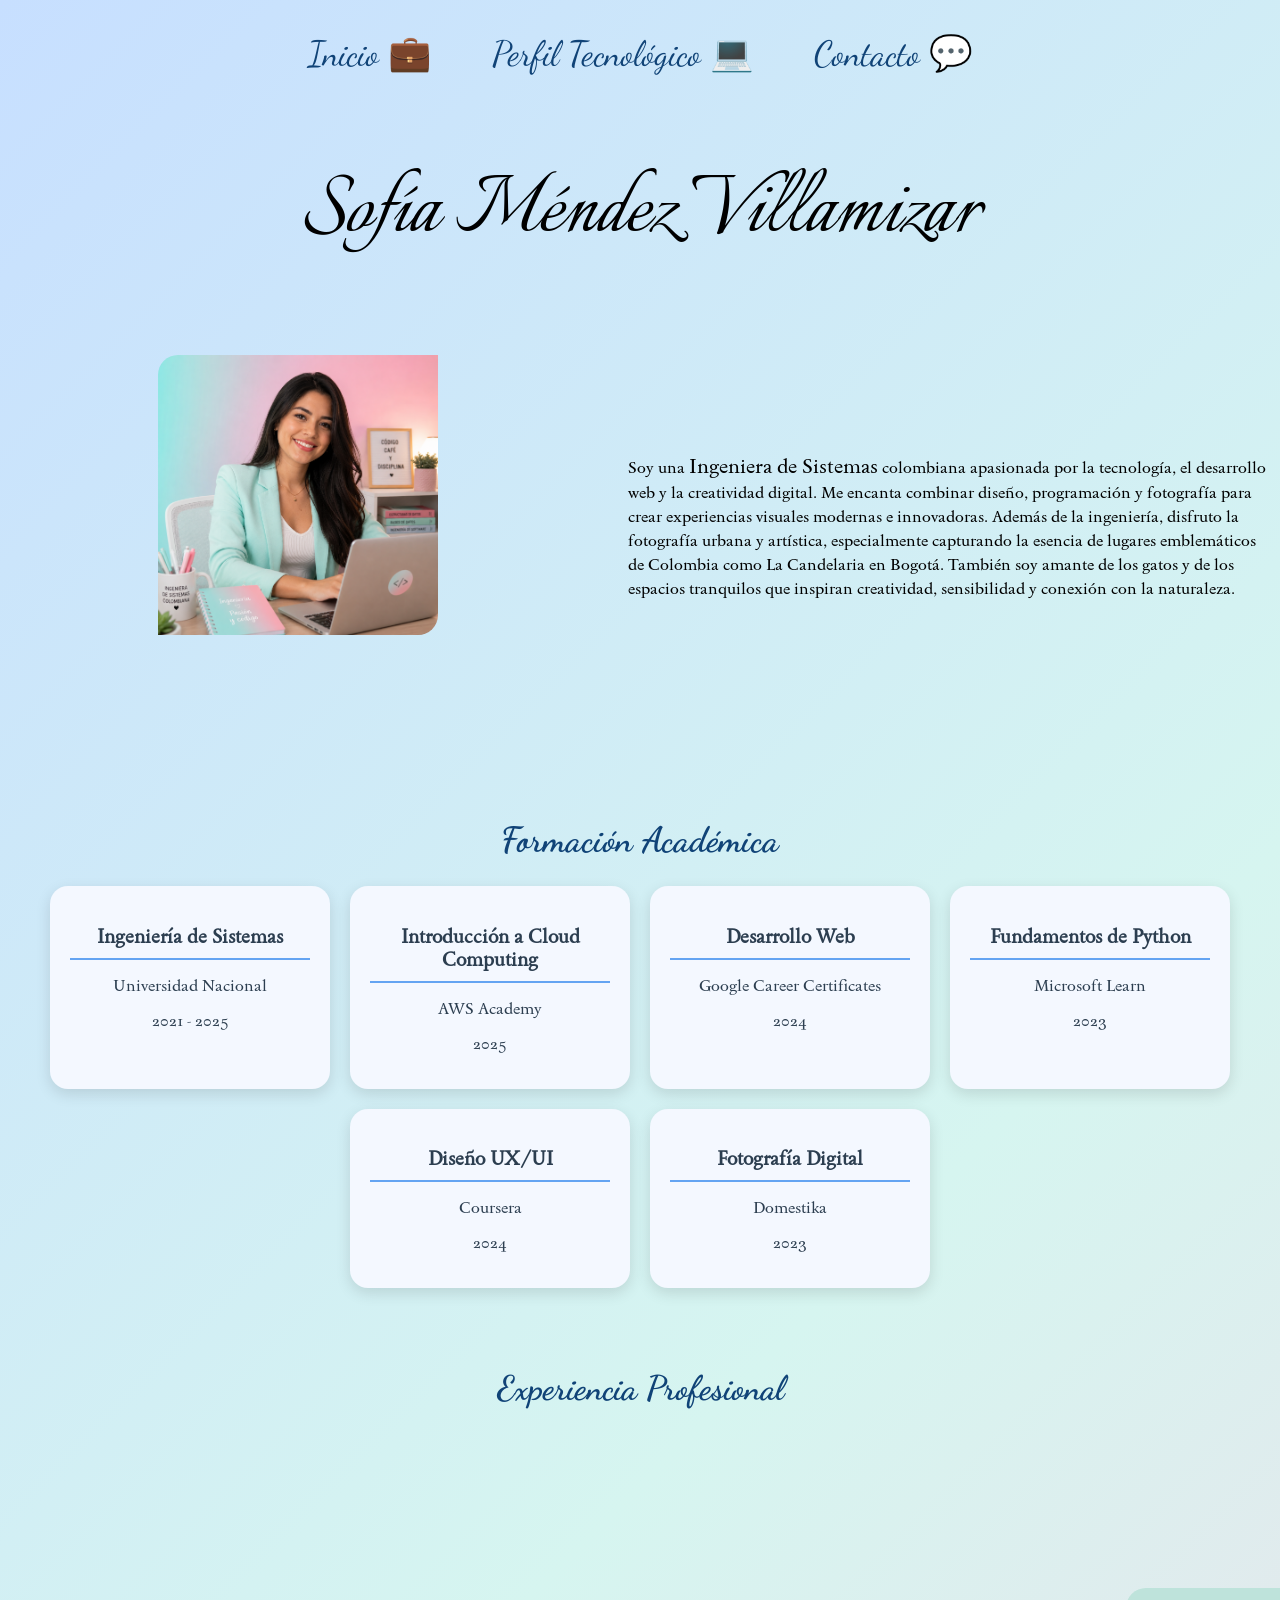
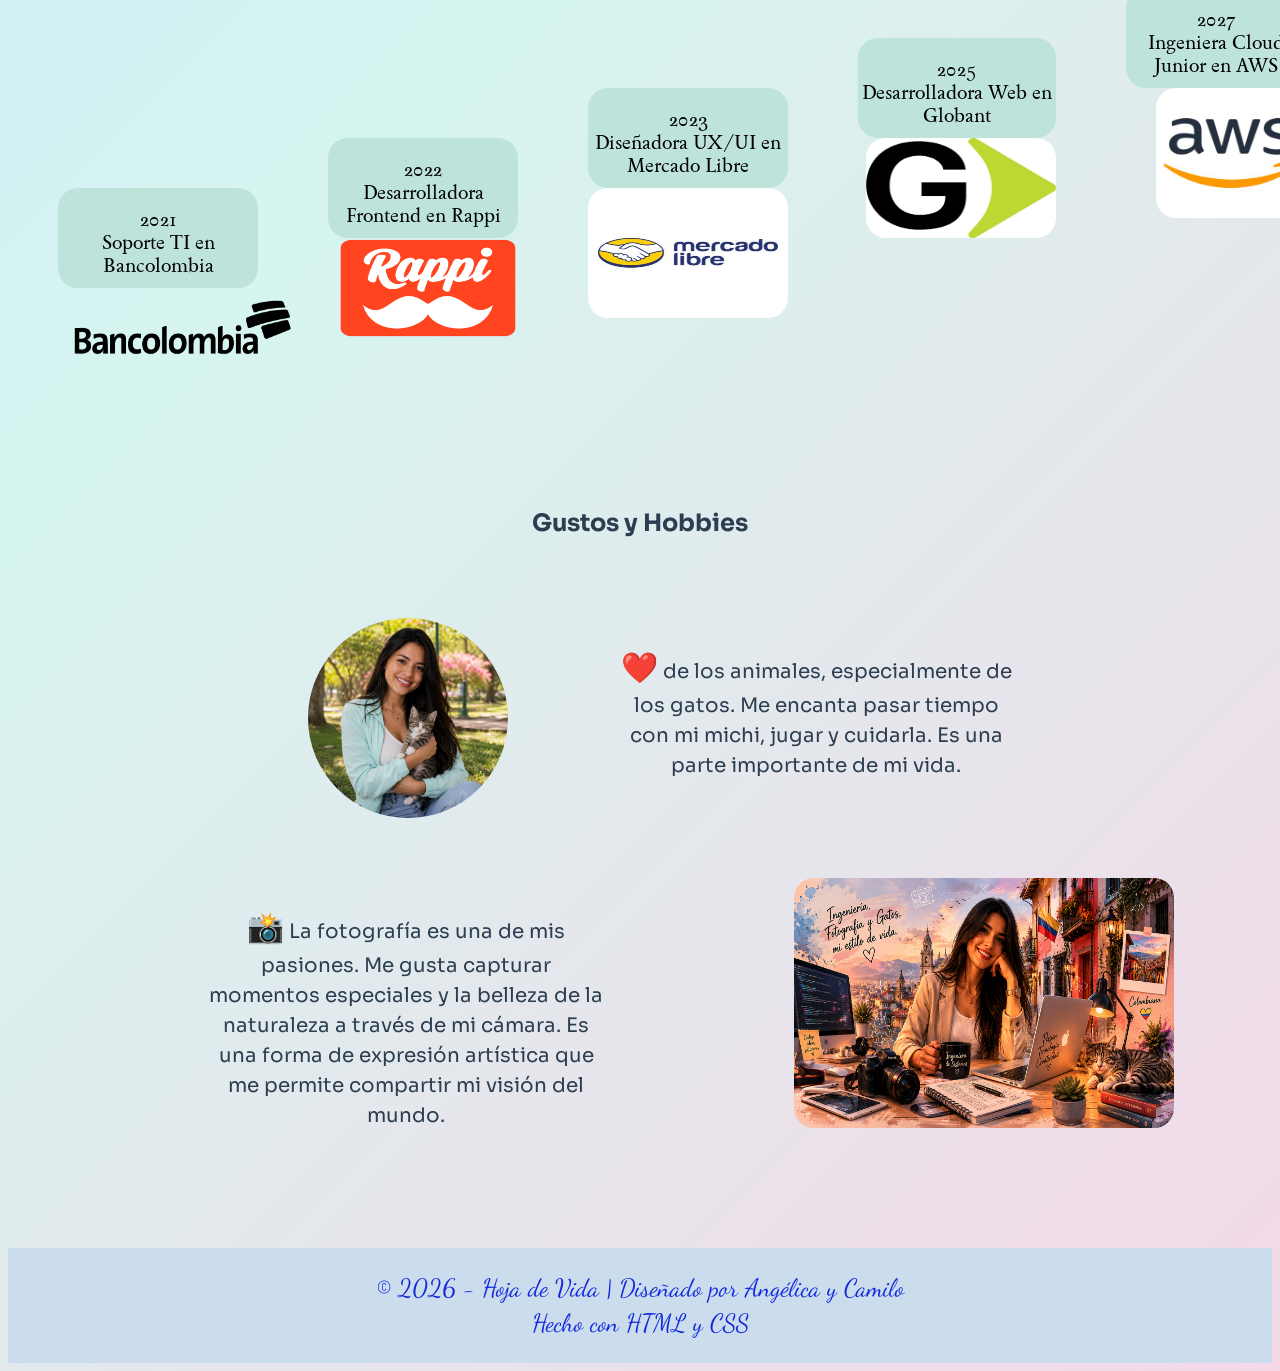
<file: index.html>
<!DOCTYPE html>
<html lang="es">

<head>
    <meta charset="UTF-8">
    <meta name="viewport" content="width=device-width, initial-scale=1.0">
    <title>Portafolio</title>
    <link rel="stylesheet" href="css/estilos.css">
    <link rel="preconnect" href="https://fonts.googleapis.com">
    <link rel="preconnect" href="https://fonts.gstatic.com" crossorigin>
    <link href="https://fonts.googleapis.com/css2?family=Changa+One:ital@0;1&display=swap" rel="stylesheet">
    <link href="https://fonts.googleapis.com/css2?family=Dancing+Script:wght@400..700&display=swap" rel="stylesheet">
    <link href="https://fonts.googleapis.com/css2?family=Sora:wght@100..800&display=swap" rel="stylesheet">
    <link href="https://fonts.googleapis.com/css2?family=Italianno&display=swap" rel="stylesheet">
    <link href="https://fonts.googleapis.com/css2?family=Italianno&family=Sedan:ital@0;1&display=swap" rel="stylesheet">
</head>

<body>
    <main>
        <header>
            <!-- Barra desarrollada por Angélica-->
            <nav class="navbar">
            <div class="nav-links">
                <a href="index.html">Inicio 💼</a>
                <a href="perfil.html">Perfil Tecnológico 💻</a>
                <a href="#" onclick="toggleChat()">Contacto 💬</a>
            </div>
        </nav>
            <!-- Encabezado de Camilo -->
             <div class = "Contenedor_Encabezado">
                <h1 class="name">Sofía Méndez Villamizar</h1>
                <div class = "Contenedor_Informacion_Personal">
                    <div class="Marco_foto">
                        <img class= "Foto" src="Imagenes/Ingeniera_de_sistemas.png" alt=""Foto_personal></img>
                    </div>
                    <div class = "Contenedor_Datos_Personales">
                       <p class="Datos_personales">Soy una <span style="font-size: 20px;">Ingeniera de Sistemas</span> colombiana apasionada por la tecnología, 
        el desarrollo web y la creatividad digital. Me encanta combinar diseño, 
        programación y fotografía para crear experiencias visuales modernas e 
        innovadoras.

        Además de la ingeniería, disfruto la fotografía urbana y artística, 
        especialmente capturando la esencia de lugares emblemáticos de Colombia 
        como La Candelaria en Bogotá. También soy amante de los gatos y de los 
        espacios tranquilos que inspiran creatividad, sensibilidad y conexión 
        con la naturaleza.</p>

                    </div>

                </div>
             </div>
        
        </header>
        
        <section class="studies">
            <h2>Formación Académica</h2>

            <div class="studies-container">
                <div class="study-card">
                    <h3>Ingeniería de Sistemas</h3>
                    <p>Universidad Nacional</p>
                    <p>2021 - 2025</p>
                </div>
                <div class="study-card">
                    <h3>Introducción a Cloud Computing</h3>
                    <p>AWS Academy</p>
                    <p>2025</p>
                </div>
                <div class="study-card">
                    <h3>Desarrollo Web</h3>
                    <p>Google Career Certificates</p>
                    <p>2024</p>
                </div>
                <div class="study-card">
                    <h3>Fundamentos de Python</h3>
                    <p>Microsoft Learn</p>
                    <p>2023</p>
                </div>
                <div class="study-card">
                    <h3>Diseño UX/UI</h3>
                    <p>Coursera</p>
                    <p>2024</p>
                </div>
                <div class="study-card">
                    <h3>Fotografía Digital</h3>
                    <p>Domestika</p>
                    <p>2023</p>
                </div>
            </div>
        </section>

        <section class ="Experiencia_Profesional">
            <h2 class="Titulo_experiencia">Experiencia Profesional</h2>
           
            
            <div class="Escalones_experiencia">
                <div class="Ex1">
                    <h3 class="Ex2021">2021 <br> Soporte TI en Bancolombia</h3>
                    <img class="Bancolombia" alt ="Bancolombia" src="Imagenes/bancolombia+.png"></img>
                </div>

                <div class="Ex2">
                    <h3 class="Ex2022">2022 <br> Desarrolladora Frontend en Rappi</h3>
                    <img class="Rappi" alt ="Rappi" src="Imagenes/rappi.png"></img>
                </div>
                <div class="Ex3">
                    <h3 class="Ex2023">2023 <br>Diseñadora UX/UI en Mercado Libre</h3>
                    <img class="Mercado" alt ="Mercado" src="Imagenes/mercadolibre.jpeg"></img>
                </div>
                
                <div class="Ex4">
                    <h3 class="Ex2025">2025 <br>Desarrolladora Web en Globant</h3>
                    <img class="Globant" alt ="Globant" src="Imagenes/Globant.jpeg"></img>
                </div>

                <div class="Ex5">
                    <h3 class="Ex2027">2027 <br> Ingeniera Cloud Junior en AWS</h3>
                    <img class="AWS" alt ="AWS" src="Imagenes/AWS.jpeg"></img></h3>
                    
                </div>
|

            </div>
            
            
        </section>

        <section class="Hobbies">
            <h2>Gustos y Hobbies</h2>
            <div class="Amante_de_la_naturaleza">
                <div class="Ingeniera_con_michi">
                    <img class="Foto_con_michi" alt="michi" src="Imagenes/Foto_con_michi.png"></img>
                </div>
                <div class="Texto_Amante_de_la_naturaleza">
                    <p><span style="font-size: 30px;">❤️</span> de los animales, especialmente de los gatos. Me encanta pasar tiempo con mi michi, jugar y cuidarla. Es una parte importante de mi vida.</p>
                </div>
            </div>
            <div class="Fotografia">
                
                <div class="Texto_Fotografa">
                    <p><span style="font-size: 30px;">📸</span> La fotografía es una de mis pasiones. Me gusta capturar momentos especiales y la belleza de la naturaleza a través de mi cámara. Es una forma de expresión artística que me permite compartir mi visión del mundo.</p>
                </div>
                <div>
                    <img class="Foto_fotografia" alt="fotografia" src="Imagenes/Fotografa_artistico.png"></img>
                </div>
                

        </section>


        <div id="chatBox" class="chat-box">
            <div class="chat-header">
                <div class="chat-title">
                    🐱 SofiBot
                    <small>Asistente virtual</small>
                </div>
                <span onclick="toggleChat()">×</span>
            </div>
            <div class="msg bot">
                Hola
                Soy SofiBot 🐾
                Déjame tu correo y pronto Sofía se comunicará contigo.
            </div>
            <div class="chat-input">
                <input type="email" placeholder="Escribe tu correo ...">
                <button>Enviar</button>
            </div>
        </div>

    </main>



    <footer class="footer">
        <p>© 2026 - Hoja de Vida | Diseñado por Angélica y Camilo</p>
        <p>Hecho con HTML y CSS </p>
    </footer>

    <script src="script.js"></script>

</body>

</html>
</file>
<file: css/estilos.css>
.navbar {
    display: flex;
    justify-content: center;
    padding: 25px 0;
}

.nav-links {
    display: flex;
    gap: 60px;
}

.nav-links a {
    text-decoration: none;
    color: #104377;
    font-size: 35px;
    font-family: "Dancing Script", cursive;
    transition: 0.3s;
}

.nav-links a:hover {
    color: #3498db;
}

.footer {
    background-color: #cbdced;
    color: rgb(20, 43, 218);
    text-align: center;
    padding: 20px;
    margin-top: 40px;
}

.footer p {
    margin: 5px;
    font-size: 25px;
    font-family:"Dancing Script",sans-serif;
}

.chat-box {
    position: fixed;
    bottom: 90px;
    right: 20px;
    width: 300px;
    height: 220px;
    background: #f4f8ff;
    border-radius: 20px;
    box-shadow: 0 8px 25px rgba(0,0,0,0.15);
    display: none;
    flex-direction: column;
    overflow: hidden;
}

.chat-header{
    background: linear-gradient(135deg, #217166, #64a4f2);
    color: white;
    padding: 12px 15px;
    display: flex;
    justify-content: space-between;
    align-items: center;
    font-size: 22px;
    font-family: "Dancing Script", cursive;
}

.msg{
    margin: 20px;
    padding: 12px;
    background: white;
    border-radius: 15px;
    line-height: 1.5;
    text-align: center;
    box-shadow: 0 3px 10px rgba(0,0,0,0.08);
    font-family: "Sedan", serif;
}

.chat-input {
    display: flex;
    border-top: 1px solid #ddd;
}

.chat-input input {
    flex: 1;
    padding: 10px;
    border: none;
    outline: none;
    font-family: "Sora", sans-serif;
}

.chat-input button {
    background: #255fd3;
    color: white;
    border: none;
    padding: 10px 14px;
}
.studies {
    text-align: center;
    padding: 40px 20px;
    font-family: "Sedan", serif;
}

.studies h2 {
    color: #104377;
    margin-bottom: 25px;
    font-family: "Dancing Script", cursive;
    font-size: 35px;
}

.study-card {
    width: 240px;
    padding: 20px;
    border-radius: 18px;
    background: white;
    box-shadow: 0 5px 15px rgba(0,0,0,0.12);
    text-align: center;
    font-family: "Sedan", serif;
    color: #2c3e50;
    background: #f4f8ff;
    transition: 0.3s;
}

.study-card h3 {
    border-bottom: 2px solid #64a4f2;
    padding-bottom: 10px;
    margin-bottom: 15px;
}

.study-card:hover{
    transform: translateY(-5px);
}

.studies-container {
    display: flex;
    justify-content: center;
    gap: 20px;
    flex-wrap: wrap; 
}
/*Header*/
.Contenedor_Encabezado {
    width: 100%;
    height: 600px;
    
    
}
h1{
    text-align: center;
    margin-top: 50px;
    margin-bottom: 50px;
    
    font-family: "Italianno", cursive;
    font-weight: 400;
    font-style: normal;
    font-size: 100px;
}

.Contenedor_Informacion_Personal{
    width: 100%;
    height: 350px;
    margin-top: 50px;
    
    display: flex;

}
.Marco_foto{
    width: 280px;
    height: 280px;
    margin-top: 30px;
    
    border-radius: 20px 0px;
    margin-left: 150px;
}
.Contenedor_Datos_Personales{
    width: 650px;
    height: 200px;
    margin-top: 80px;
    
    
    margin-left: 170px;
    padding-left: 20px;
    padding-top: 30px;
    line-height: 1.5;
}
/*Fondo general*/
body{
    background: linear-gradient(135deg, #c7dfff, #d6f5f0, #f4d8e8);
}
.Foto{
    width: 280px;
    height: 280px;
    border-radius: 20px 0px;
}
p.Datos_personales{
font-family: "Sedan", serif;
  font-weight: 400;
  font-style: normal;
}
/*Hobbies*/
.Hobbies{
    width: 100%;
    height: 700px;
   
    margin-top: 40px;
    text-align: center;
    
    font-family: "Sora", sans-serif;
    color: #2c3e50;
}
.Amante_de_la_naturaleza{
    width: 100%;
    height: 300px;
    
    display:flex;
}
.Ingeniera_con_michi{
    width: 200px;
    height: 200px;
    
    border-radius: 90%;
    margin-top: 60px;
    margin-left: 300px
    
}
.Foto_con_michi{
    width: 200px;
    height: 200px;
    border-radius: 90%;
} 
.Texto_Amante_de_la_naturaleza{
    width: 400px;
    height: 180px;
    
    margin-top: 60px;
    margin-left: 100px;
    padding: 8px;
    text-align: center;
    font-size: 20px;
    line-height: 1.5;
}  

.Fotografia{
    width: 100%;
    height: 300px;
    
    display:flex;
    

}
.Foto_fotografia{
    margin-top: 20px;
    margin-left:180px;
    width: 380px;
    height:250px;
    border-radius: 20px;
    
}
.Texto_Fotografa{
    width: 400px;
    height: 220px;
    
    margin-top: 20px;
    margin-left: 190px;
    padding: 8px;
    text-align: center;
    font-size: 20px;
    line-height: 1.5;
}

/*Experiencia profesional*/
.Experiencia_Profesional{
    width: 100%;
    height: 700px;
    
}
.Titulo_experiencia{
    text-align: center;
    color: #104377;
    font-family: "Dancing Script", cursive;
    font-size: 34px;
    margin-top: 40px;
}
.Escalones_experiencia{
    width: 100%;
    height: 500px;
    
    display: flex;
  
}
.Ex1{
    margin-top: 350px;
    width: 200px;
    height:100px;
    
    border-radius: 20px;
    margin-left: 50px;
    ;
}
.Ex2{
    width: 200px;
    height:100px;
    
    border-radius: 20px;
    margin-left: 70px;
    margin-top: 300px;
}
.Ex3{
    width: 200px;
    height:100px;
    
    border-radius: 20px;
    margin-left: 70px;
    margin-top: 250px;
}
.Ex4{
    width: 200px;
    height:100px;
    
    border-radius: 20px;
    margin-left: 70px;
    margin-top: 200px;
}
.Ex5{
    width: 200px;
    height:100px;
    
    border-radius: 20px;
    margin-left: 70px;
    margin-top: 150px;
}
.Ex1, .Ex2, .Ex3, .Ex4, .Ex5{
   background-color: #BEE3DB;
}
.Ex2021, .Ex2022, .Ex2023, .Ex2025, .Ex2027{
    text-align: center;
    margin-top: 20px;
    height: 30px;
    margin-bottom: 50px;
    font-family: "Sedan", serif;
    font-weight: 400;
    font-style: normal;
    flex-direction: column;
}
.Bancolombia{
    width: 250px;
    height: 80px;
    margin-left: 0px;
}
.Rappi{
    width: 180px;
    height: 100px;
    margin-left: 10px;
}

.Mercado{
    width: 200px;
    height:130px;
    margin-left: 0px;
    border-radius: 20px;
}
.Globant{
    width: 190px;
    height:100px;
    margin-left: 8px;
    border-radius: 20px;
}
.AWS{
    width: 150px;
    height: 130px;
    margin-left: 30px;
    border-radius: 20px;
}


.skills{
    width: 70%;
    margin: 80px auto;
    font-family: "Sedan", serif;
}

.skills h2{
    text-align: center;
    color: #104377;
    font-family: "Dancing Script", cursive;
    font-size: 35px;
    margin-bottom: 50px;
}

.skill{
    margin-bottom: 30px;
}

.skill p{
    margin-bottom: 8px;
    font-size: 20px;
    color: #2c3e50;
}

.barra{
    width: 100%;
    height: 28px;
    background: #dbe9f7;
    border-radius: 20px;
    overflow: hidden;
}

.progreso{
    height: 100%;
    border-radius: 20px;
    text-align: center;
    color: white;
    line-height: 28px;
    font-size: 15px;
}

.html{
    width: 90%;
    background: #217166;
}

.js{
    width: 75%;
    background: #64a4f2;
}

.python{
    width: 80%;
    background: #5b8def;
}

.ux{
    width: 85%;
    background: #8e7dff;
}


.languages{
    text-align: center;
    margin-top: 70px;
}

.languages h2{
    color: #104377;
    font-family: "Dancing Script", cursive;
    font-size: 35px;
    margin-bottom: 25px;
}

.language-box{
    width: 400px;
    margin: auto;
    background: #f4f8ff;
    padding: 25px;
    border-radius: 20px;
    box-shadow: 0 5px 15px rgba(0,0,0,0.12);
    line-height: 2;
}

.language-box p{
    font-family: "Sedan", serif;
    font-size: 20px;
}

.flag{
    font-family: "Segoe UI Emoji", "Noto Color Emoji", sans-serif;
}
</file>
